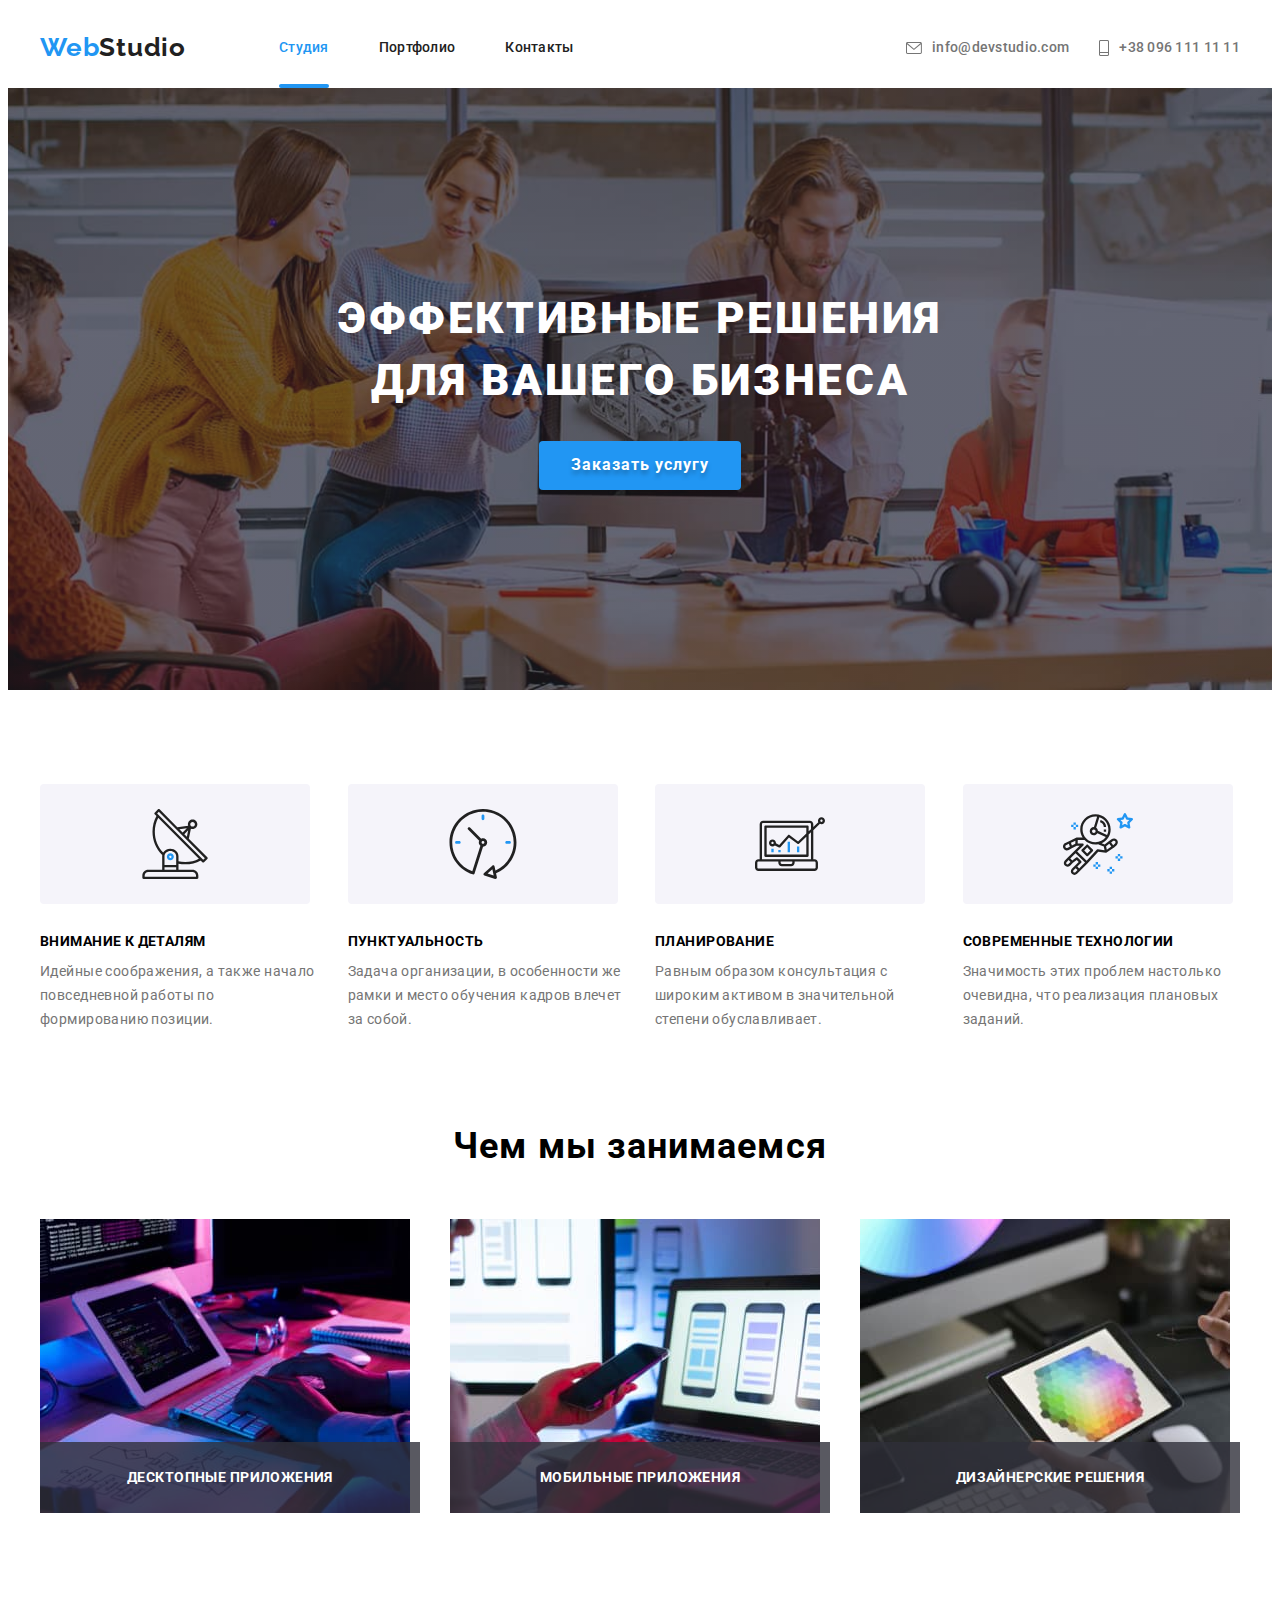
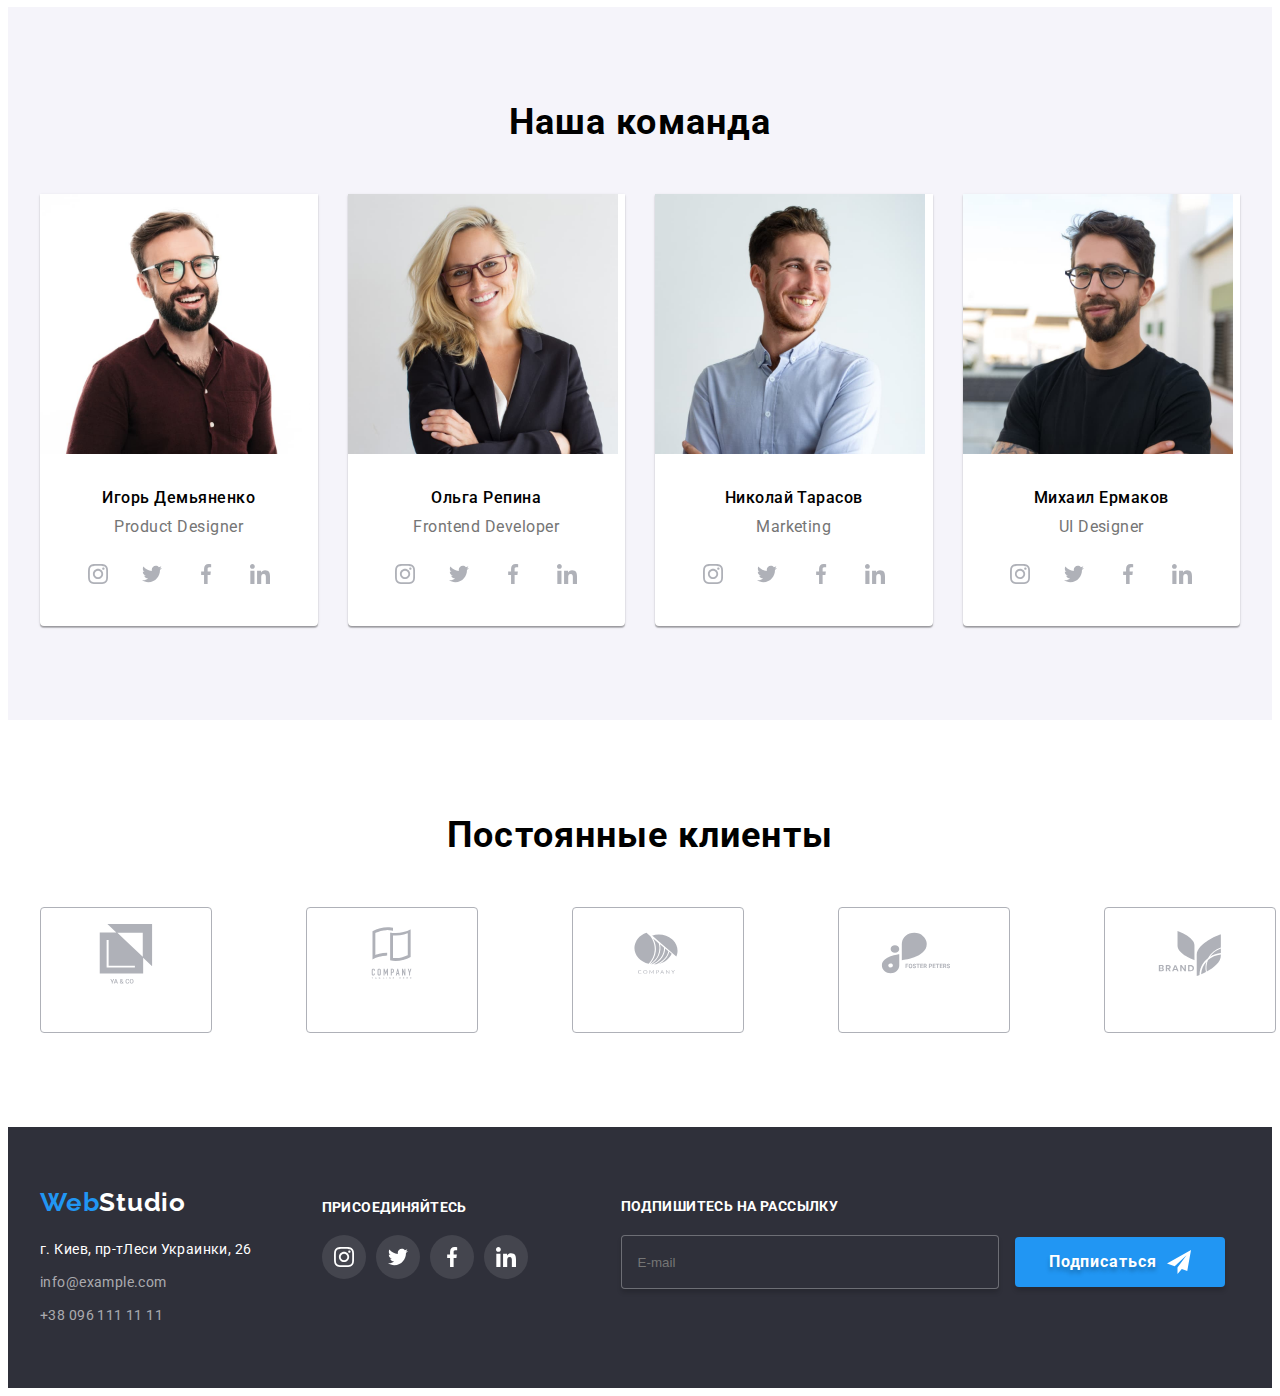
<file: index.html>
<!DOCTYPE html>
<html lang="ru">
<head>
    <meta charset="UTF-8">
    <meta http-equiv="X-UA-Compatible" content="IE=edge">
    <meta name="viewport" content="width=device-width, initial-scale=1.0">
    <link rel="preconnect" href="https://fonts.googleapis.com"> 
    <link rel="preconnect" href="https://fonts.gstatic.com" crossorigin> 
    <link href="https://fonts.googleapis.com/css2?family=Raleway:wght@700&family=Roboto:wght@400;500;700;900&display=swap" rel="stylesheet">
    <link rel="stylesheet" href="https://cdnjs.cloudflare.com/ajax/libs/modern-normalize/1.1.0/modern-normalize.min.css" integrity="sha512-wpPYUAdjBVSE4KJnH1VR1HeZfpl1ub8YT/NKx4PuQ5NmX2tKuGu6U/JRp5y+Y8XG2tV+wKQpNHVUX03MfMFn9Q==" crossorigin="anonymous" referrerpolicy="no-referrer" />
    <link rel="stylesheet" href="./css/style.css">    
    <title>Webstudio</title>
</head>
<body> 
    <header class="header">
        <div class="container nav-header"> 
            <a href="./index.html" class="header-logo" ><span class="logo-akcent">Web</span>Studio</a>
            <nav class="header-navigation">    
                <ul class="header-list">
                    <li class="header-item"><a  href="./index.html" class="header-link current" >Студия</a></li>
                    <li class="header-item"><a href="./portfolio.html" class="header-link">Портфолио</a></li>
                    <li class="header-item"><a href="/" class="header-link">Контакты</a></li>
                </ul>
            </nav>
                <div class="header-connect">
                    <ul class="header-link-second">
                        <li class="header-link-item">
                            <a class="header-link-text " href="emilito:info@devstudio.com">
                            <svg class="header-link-icon" width="16" height="12">
                                <use href="./images/symbol-defs.svg#icon-envelope" ></use>
                            </svg>
                            info@devstudio.com</a></li>
                        <li class="header-link-item">
                            <a class="header-link-tel" href="tel:+380961111111">
                                <svg class="header-link-icon" width="10" height="16">
                                    <use href="./images/symbol-defs.svg#icon-Vector" ></use>
                                </svg>
                            +38 096 111 11 11</a></li>
                    </ul>
                </div>
        </div>    
    </header>
    <main>
        <!-- герой -->
            <section class="hero">
                <div class="container">
                    <h1 class="hero-title" >Эффективные решения для вашего бизнеса</h1>
                    <button type="button" class="hero-button button" data-modal-open>Заказать услугу</button>
                </div>
            </section>
        <!-- переваги вебстудії -->
            <section class="benefits section">
                <div class="container">
                    <h2 class="visually-hidden">достоинства вебстудии</h2> 
                    <ul class="benefits-list">
                        <li class="benefits-item">
                            <div class="benefits-box">
                                <svg class="benefits-pictures" width="70" height="70">
                                    <use href="./images/symbol-defs.svg#icon-antenna"></use>
                                </svg>
                            </div>
                            <h3 class="benefits-title">Внимание к деталям</h3>
                            <p class="benefits-text">Идейные соображения, а также начало повседневной работы по формированию позиции.</p>
                        </li>
                        <li class="benefits-item">
                            <div class="benefits-box">
                                <svg class="benefits-pictures" width="70" height="70">
                                    <use href="./images/symbol-defs.svg#icon-clock"></use>
                                </svg>
                            </div>
                            <h3 class="benefits-title">Пунктуальность</h3>
                            <p class="benefits-text">Задача организации, в особенности же рамки и место обучения кадров влечет за собой.</p>
                        </li>
                        <li class="benefits-item">
                            <div class="benefits-box">
                                <svg class="benefits-pictures" width="70" height="70">
                                    <use href="./images/symbol-defs.svg#icon-diagram"></use>
                                </svg>
                            </div>
                            <h3 class="benefits-title">Планирование</h3>
                            <p class="benefits-text">Равным образом консультация с широким активом в значительной степени обуславливает.</p>
                        </li>
                        <li class="benefits-item">
                            <div class="benefits-box">
                                <svg class="benefits-pictures" width="70" height="70">
                                    <use href="./images/symbol-defs.svg#icon-astronaut"></use>
                                </svg>
                            </div>
                            <h3 class="benefits-title">Современные технологии</h3>
                            <p class="benefits-text">Значимость этих проблем настолько очевидна, что реализация плановых заданий.</p>
                        </li>
                    </ul>
                </div>
            </section>
        
        <!-- Чим ми займаємся -->
        <section class="about section-third">
            <div class="container">
                <h2 class="about-title">Чем мы занимаемся</h2>
                <ul class="about-list">
                    <li class="about-item">
                        <!-- <div class="about-item-thumb"> -->
                            <img src="./images/img.jpg" alt="верстка" width="370" class="about-img" >
                            <p class="about-item-text">Десктопные приложения</p>
                        <!-- </div> -->
                    </li>
                    <li class="about-item">
                        <!-- <div class="about-item-thumb"> -->
                            <img src="./images/img-2.jpg" alt="дизайн приложения" width="370" class="about-img">
                            <p class="about-item-text">Мобильные приложения</p>
                        <!-- </div> -->
                    </li>
                    <li class="about-item">
                        <!-- <div class="about-item-thumb"> -->
                            <img src="./images/img-3.jpg" alt="подбор цвета" width="370" class="about-img">
                            <p class="about-item-text">Дизайнерские решения</p>
                        <!-- </div> -->
                    </li>
                </ul>
            </div>
        </section>
        <!-- Наша команда -->
        <section class="team section">
            <div class="container">
                <h2 class="team-title">Наша команда</h2>
                <ul class="team-list">
                    <li class="team-item"><img src="./images/imgigor.jpg" alt="Игорь Демьяненко" width="270" class="team-img">
                        <div class="team-text-block">
                            <h3 class="team-title-second">Игорь Демьяненко</h3>
                            <p lang="en" class="team-text">Product Designer</p>
                            <ul class="team-socs">
                                <li class="team-socs-item" > 
                                    <a href="" class="team-socs-link">
                                        <svg class="team-socs-icon" width="20" height="20">
                                            <use href="./images/symbol-defs.svg#icon-instagram"></use>
                                        </svg>
                                    </a> 
                                </li>
                                <li class="team-socs-item">
                                    <a href="" class="team-socs-link" >
                                        <svg class="team-socs-icon" width="20" height="20">
                                            <use href="./images/symbol-defs.svg#icon-twitter"></use>
                                        </svg>
                                    </a> 
                                </li> 
                                <li class="team-socs-item">
                                    <a href="" class="team-socs-link">
                                        <svg class="team-socs-icon" width="20" height="20">
                                            <use href="./images/symbol-defs.svg#icon-facebook"></use>
                                        </svg>
                                    </a> 
                                </li> 
                                <li class="team-socs-item">                                    
                                    <a href=""  class="team-socs-link">
                                        <svg class="team-socs-icon" width="20" height="20">
                                            <use href="./images/symbol-defs.svg#icon-linkedin-"></use>
                                        </svg>
                                    </a> 
                                </li> 
                            </ul>
                        </div>
                    </li>    
                    <li class="team-item"><img src="./images/imgolga.jpg" alt="Ольга Репина" width="270" class="team-img">
                        <div class="team-text-block">
                            <h3 class="team-title-second">Ольга Репина</h3>
                            <p lang="en" class="team-text">Frontend Developer</p>
                            <ul class="team-socs">
                                <li class="team-socs-item" > 
                                    <a href="" class="team-socs-link">
                                        <svg class="team-socs-icon" width="20" height="20">
                                            <use href="./images/symbol-defs.svg#icon-instagram"></use>
                                        </svg>
                                    </a> 
                                </li>
                                <li class="team-socs-item">
                                    <a href="" class="team-socs-link">
                                        <svg class="team-socs-icon" width="20" height="20">
                                            <use href="./images/symbol-defs.svg#icon-twitter"></use>
                                        </svg>
                                    </a> 
                                </li> 
                                <li class="team-socs-item" >
                                    <a href=""  class="team-socs-link">
                                        <svg class="team-socs-icon" width="20" height="20">
                                            <use href="./images/symbol-defs.svg#icon-facebook"></use>
                                        </svg>
                                    </a> 
                                </li> 
                                <li class="team-socs-item">                                    
                                    <a href=""  class="team-socs-link">
                                        <svg class="team-socs-icon" width="20" height="20">
                                            <use href="./images/symbol-defs.svg#icon-linkedin-"></use>
                                        </svg>
                                    </a> 
                                </li> 
                            </ul>
                        </div>
                    </li>    
                    <li class="team-item"><img src="./images/imgnik.jpg" alt="Николай Тарасов" width="270" class="team-img">
                        <div class="team-text-block">
                            <h3 class="team-title-second">Николай Тарасов</h3>
                            <p lang="en" class="team-text">Marketing</p>
                            <ul class="team-socs">
                                <li class="team-socs-item" > 
                                    <a href=""  class="team-socs-link">
                                        <svg class="team-socs-icon" width="20" height="20">
                                            <use href="./images/symbol-defs.svg#icon-instagram"></use>
                                        </svg>
                                    </a> 
                                </li>
                                <li class="team-socs-item">
                                    <a href=""  class="team-socs-link" >
                                        <svg class="team-socs-icon" width="20" height="20">
                                            <use href="./images/symbol-defs.svg#icon-twitter"></use>
                                        </svg>
                                    </a> 
                                </li> 
                                <li class="team-socs-item">
                                    <a href=""  class="team-socs-link">
                                        <svg class="team-socs-icon" width="20" height="20">
                                            <use href="./images/symbol-defs.svg#icon-facebook"></use>
                                        </svg>
                                    </a> 
                                </li> 
                                <li class="team-socs-item">                                    
                                    <a href=""  class="team-socs-link">
                                        <svg class="team-socs-icon" width="20" height="20">
                                            <use href="./images/symbol-defs.svg#icon-linkedin-"></use>
                                        </svg>
                                    </a> 
                                </li> 
                            </ul>
                        </div>
                    </li>    
                    <li class="team-item"><img src="./images/imgmik.jpg" alt="Михаил Ермаков" width="270" class="team-img">
                        <div class="team-text-block">
                            <h3 class="team-title-second">Михаил Ермаков</h3>
                            <p lang="en" class="team-text">UI Designer</p>
                            <ul class="team-socs">
                                <li class="team-socs-item" > 
                                    <a href=""  class="team-socs-link">
                                        <svg class="team-socs-icon" width="20" height="20">
                                            <use href="./images/symbol-defs.svg#icon-instagram"></use>
                                        </svg>
                                    </a> 
                                </li>
                                <li class="team-socs-item">
                                    <a href=""  class="team-socs-link">
                                        <svg class="team-socs-icon" width="20" height="20">
                                            <use href="./images/symbol-defs.svg#icon-twitter"></use>
                                        </svg>
                                    </a> 
                                </li> 
                                <li class="team-socs-item">
                                    <a href=""  class="team-socs-link">
                                        <svg class="team-socs-icon" width="20" height="20">
                                            <use href="./images/symbol-defs.svg#icon-facebook"></use>
                                        </svg>
                                    </a> 
                                </li> 
                                <li class="team-socs-item">                                    
                                    <a href=""  class="team-socs-link" >
                                        <svg class="team-socs-icon" width="20" height="20">
                                            <use href="./images/symbol-defs.svg#icon-linkedin-"></use>
                                        </svg>
                                    </a> 
                                </li> 
                            </ul>
                        </div>
                    </li>    
                </ul>
            </div>
        </section>
        <section class="client section">
            <div class="container">
                <h3 class="client-title">Постоянные клиенты</h3>
                <ul class="client-list">
                    <li class="client-item">
                        <a href=""  class="client-link">
                            <svg class="client-icon" Width="106" height="60">
                                <use href="./images/symbol-defs.svg#icon-logo6"></use>
                            </svg>
                        </a>
                    </li>
                    <li class="client-item">
                        <a href=""  class="client-link">
                            <svg class="client-icon" Width="106" height="60">
                                <use href="./images/symbol-defs.svg#icon-Logo2"></use>
                            </svg>
                        </a>
                    </li>
                    <li class="client-item">
                        <a href=""  class="client-link">
                            <svg class="client-icon" Width="106" height="60">
                                <use href="./images/symbol-defs.svg#icon-Logo1"></use>
                            </svg>
                        </a>
                    </li>
                    <li class="client-item">
                        <a href=""  class="client-link">
                            <svg class="client-icon" Width="106" height="60">
                                <use href="./images/symbol-defs.svg#icon-Logo3"></use>
                            </svg>
                        </a>
                    </li>
                    <li class="client-item">
                        <a href=""  class="client-link">
                            <svg class="client-icon" Width="106" height="60">
                                <use href="./images/symbol-defs.svg#icon-Logo4"></use>
                            </svg>
                        </a>
                    </li>
                    <li class="client-item">
                        <a href=""  class="client-link">
                            <svg class="client-icon" Width="106" height="60">
                                <use href="./images/symbol-defs.svg#icon-logo5"></use>
                            </svg>
                        </a>
                    </li>
                </ul>
            </div>
        </section>
    </main>
    <!-- Підвал -->
    <footer class="footer section-second">
        <address>
            <div class="address container">
                <div class="footer-cordenats">
                    <a class="footer-logo" href="/"><span class="logo-akcent">Web</span>Studio</a>
                    <ul class="footer-list">
                        <li class="footer-item"><a href="https://bit.ly/3pXMvUd" target="_blank" rel="noopener, noindex, nofollow" class="footer-address">г. Киев, пр-тЛеси Украинки, 26</a> </li>
                        <li class="footer-item"><a  href="mailto:info@devstudio.com" class="footer-link">info@example.com</a> </li>
                        <li class="footer-item"><a href="tel:+380961111111" class="footer-tel">+38 096 111 11 11</a> </li>
                    </ul>
                </div>
                <div class="footer-conect">
                    <h4 class="conect-title">присоединяйтесь</h4>
                    <ul class="conect-list">
                        <li class="conect-item">
                            <a href=""  class="footer-link-icon">
                                <svg class="footer-icon" width="20" height="20">
                                    <use href="./images/symbol-defs.svg#icon-instagram"></use>
                                </svg>
                            </a>
                        </li>
                        <li class="conect-item">
                            <a href=""  class="footer-link-icon">
                                <svg class="footer-icon" width="20" height="20">
                                    <use href="./images/symbol-defs.svg#icon-twitter"></use>
                                </svg>
                            </a>
                        </li>
                        <li class="conect-item">
                            <a href=""  class="footer-link-icon">
                                <svg class="footer-icon" width="20" height="20">
                                    <use href="./images/symbol-defs.svg#icon-facebook"></use>
                                </svg>
                            </a>
                        </li>
                        <li class="conect-item">
                            <a href=""  class="footer-link-icon">
                                <svg class="footer-icon" width="20" height="20">
                                    <use href="./images/symbol-defs.svg#icon-linkedin-"></use>
                                </svg>
                            </a>
                        </li>
                    </ul>
                </div>
                <div class="footer-subscription">
                    <p class="footer-subscription-title">Подпишитесь на рассылку</p>
                    <form action="">
                        <input class="footer-subscription-mail" type="email" placeholder="E-mail">
                        <button class="footer-subscription-btn" type="submit">Подписаться
                            <svg class="footer-icon-send" width="24" height="24">
                                <use href="./images/symbol-defs.svg#icon-send"></use>
                            </svg>
                        </button>
                    </form>
                </div>
            </div>
        </address>
    </footer>
    <div class="backdrop is-hidden" data-modal>
        <div class="modal">
            <button type="button" class="icon-close-btn" data-modal-close>
                <svg class="icon-close" width="11" height="11">
                    <use href="./images/symbol-defs.svg#icon-close"></use>
                </svg>
            </button>
            <p class="modal-title">Оставьте свои данные, мы вам перезвоним</p>
            <form>
                <label class="modal-label" for="user-name">Имя</label>
                <div class="modal-field">
                    <input type="text" name="user-name" id="user-name" class="modal-input">
                    <span class="modal-icon">
                        <svg class="icon-person" width="18" height="18">
                            <use href="./images/symbol-defs.svg#icon-person"></use>
                        </svg>
                    </span>
                </div>
                <label class="modal-label" for="tel">Телефон</label>
                <div class="modal-field">
                    <input type="tel" name="tel" id="tel" class="modal-input">
                    <span class="modal-icon">
                        <svg class="icon-phone" width="18" height="18">
                            <use href="./images/symbol-defs.svg#icon-phone"></use>
                        </svg>
                    </span>
                </div>
                <label class="modal-label" for="email">Почта</label>
                <div class="modal-field">
                    <input type="email" name="email" id="email" class="modal-input">
                    <span class="modal-icon">
                        <svg class="icon-email" width="18" height="18">
                            <use href="./images/symbol-defs.svg#icon-email"></use>
                        </svg>
                    </span>
                </div>
                <div class="modal-field-commit">
                    <label class="modal-label" for="commit">Комментарий</label>
                    <textarea name="commit" id="commit" placeholder="Введите текст" class="modal-text-area"></textarea>
                </div>
                <div class="modal-field-check">
                    <input type="checkbox" name="input-check" id="input-check" value="input-check" class="modal-input-check">
                    <label class="modal-chekc-lable" for="input-check">Соглашаюсь с рассылкой и принимаю <a class="modal-link" href="">Условия договора</a></label>
                </div>
                <div class="modal-btn-box">
                    <button type="submit" class="modal-btn">Отправить</button>
                </div>
            </form>
        </div>
    </div>
    <script src="./js/modal.js"></script>
</body>
</html>
</file>
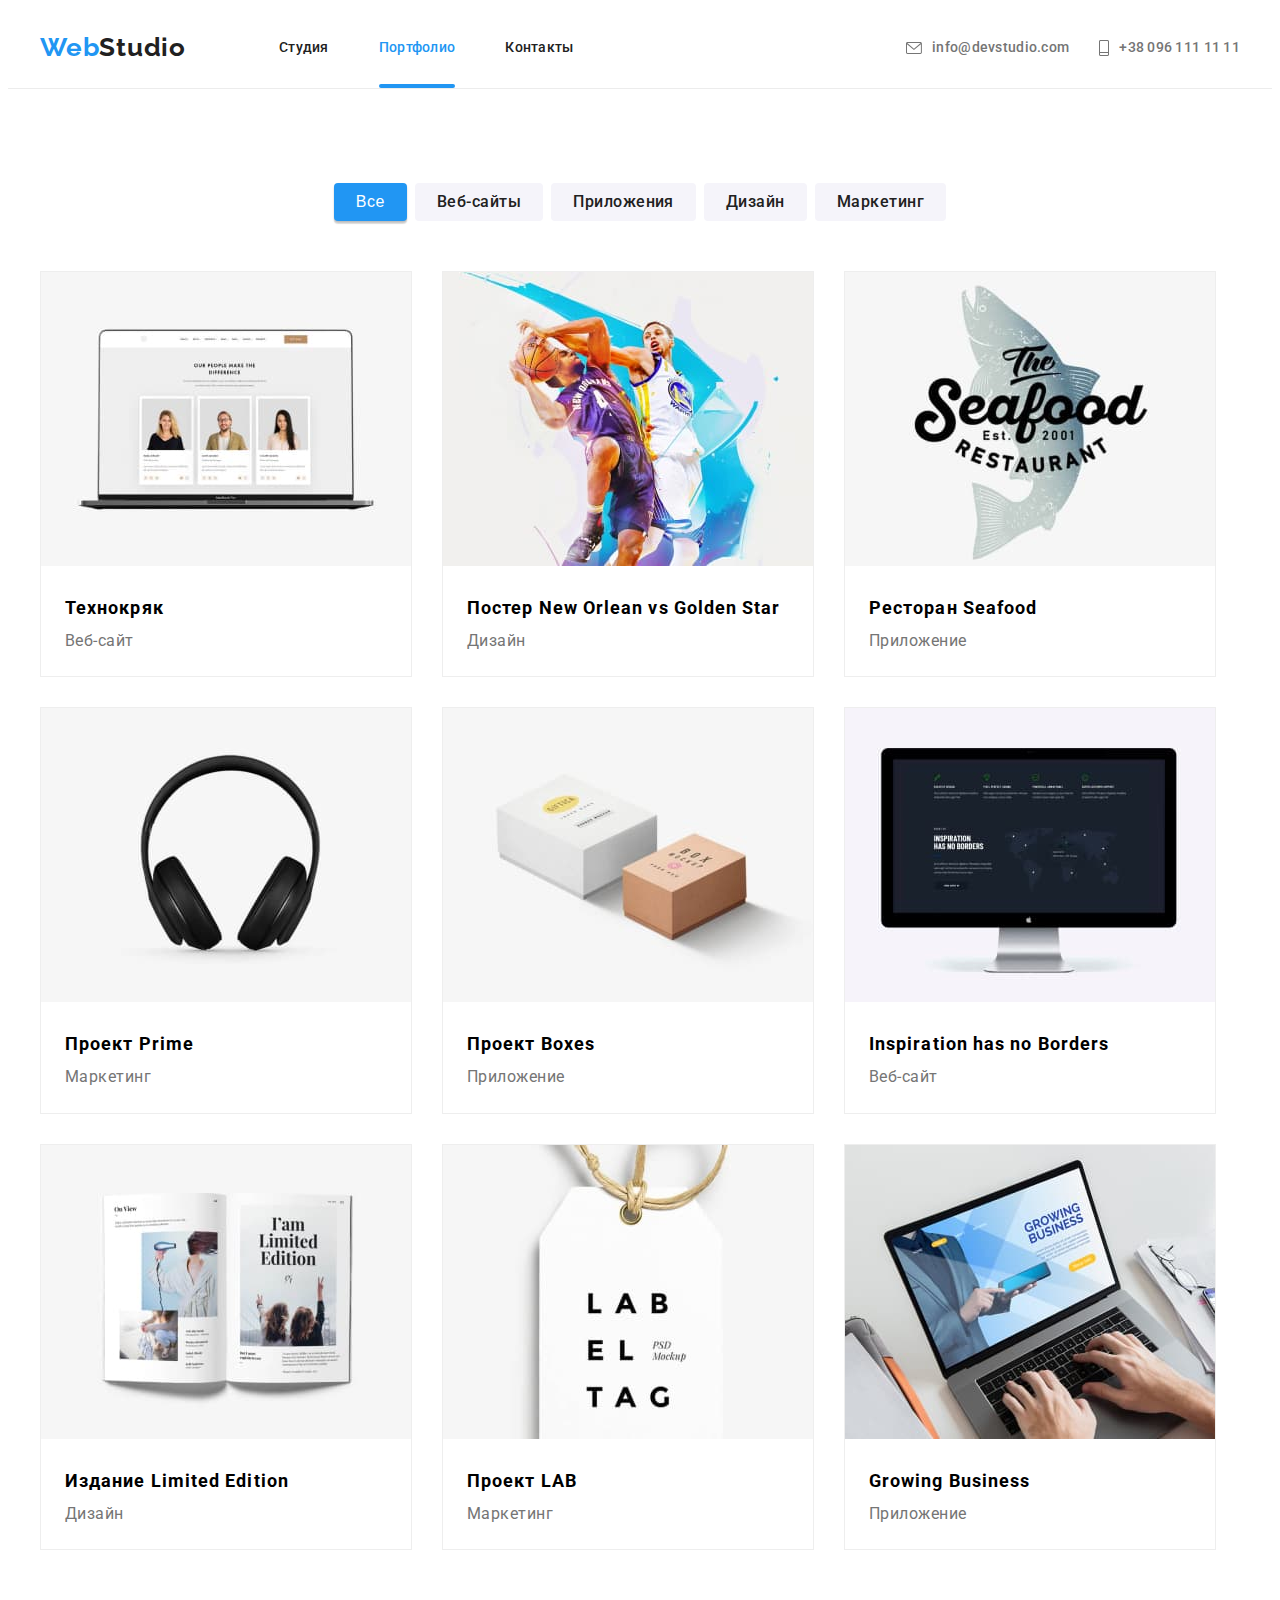
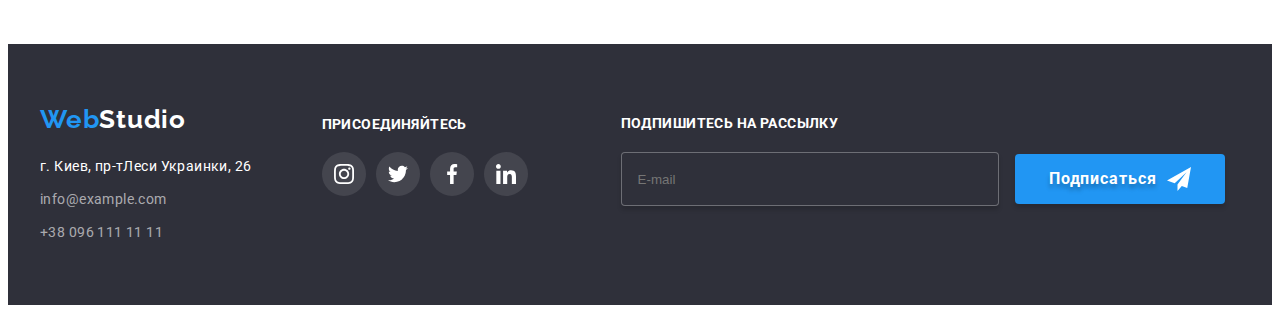
<file: portfolio.html>
<!DOCTYPE html>
<html lang="ru">
<head>
    <meta charset="UTF-8">
    <meta http-equiv="X-UA-Compatible" content="IE=edge">
    <meta name="viewport" content="width=device-width, initial-scale=1.0">
    <link rel="preconnect" href="https://fonts.googleapis.com"> 
    <link rel="preconnect" href="https://fonts.gstatic.com" crossorigin> 
    <link href="https://fonts.googleapis.com/css2?family=Raleway:wght@700&family=Roboto:wght@400;500;700;900&display=swap" rel="stylesheet">
    <link rel="stylesheet" href="https://cdnjs.cloudflare.com/ajax/libs/modern-normalize/1.1.0/modern-normalize.min.css" integrity="sha512-wpPYUAdjBVSE4KJnH1VR1HeZfpl1ub8YT/NKx4PuQ5NmX2tKuGu6U/JRp5y+Y8XG2tV+wKQpNHVUX03MfMFn9Q==" crossorigin="anonymous" referrerpolicy="no-referrer" />
    <link rel="stylesheet" href="./css/style.css"> 
    <title>Portfolio</title>
</head>
<body>
    <header class="header-portfolio">
        <div class="container nav-header">
            <a href="./index.html" class="header-logo-portfolio"><span class="logo-akcent-portfolio">Web</span>Studio</a>
            <nav class="header-navigation">    
                <ul class="header-list">
                    <li class="header-item"><a href="./index.html" class="header-link-portfolio">Студия</a></li>
                    <li class="header-item"><a href="./portfolio.html" class="header-link-portfolio current ">Портфолио</a></li>
                    <li class="header-item"><a href="/" class="header-link-portfolio">Контакты</a></li>
                </ul>
            </nav>
                <div class="header-connect">
                    <ul class="header-link-second">
                        <li><a class="header-link-text-portfolio" href="emilito:info@devstudio.com">
                            <svg class="header-link-icon" width="16" height="12">
                                <use href="./images/symbol-defs.svg#icon-envelope" ></use>
                            </svg>
                            info@devstudio.com</a></li>
                        <li><a class="header-tel-portfolio" href="tel:+380961111111">
                            <svg class="header-link-icon" width="10" height="16">
                                <use href="./images/symbol-defs.svg#icon-Vector" ></use>
                            </svg>
                            +38 096 111 11 11</a></li>
                    </ul>
                </div>
        </div>
    </header>
        <!-- радіокнопки портфоліо -->
    <main>
        <section class="portfolio-block section">
            <div class="container">
                <ul class="button-portfolio-list ">
                    <li class="portfolio-button-item"><button type="button" class="hero-button-portfolio-acent button">Все</button></li>
                    <li class="portfolio-button-item"><button type="button" class="hero-button-portfolio button">Веб-сайты</button></li>
                    <li class="portfolio-button-item"><button type="button" class="hero-button-portfolio button">Приложения</button></li>
                    <li class="portfolio-button-item"><button type="button" class="hero-button-portfolio button">Дизайн</button></li>
                    <li class="portfolio-button-item"><button type="button" class="hero-button-portfolio button">Маркетинг</button></li>
                </ul>
                <ul class="portfolio-list">
                    <li class="portfolio-list-item">
                        <div class="portfolio-wrap">
                            <img src="./imagesportfolio/tex.jpg" alt="Веб-сайт" width="370"/>
                            <p class="portfolio-top-text">Ресурс предлагает комплексные предложения с разным уровнем функционала и сервисов. Все это позволит посетителю получить исчерпывающие сведения о компании или частном лице.</p>
                        </div>
                        <div class="portfolio-text-block">
                            <h3 class="portfolio-title">Технокряк</h3>
                            <p class="portfolio-text">Веб-сайт</p>
                        </div>
                    </li>
                    <li class="portfolio-list-item">
                        <img src="./imagesportfolio/poster.jpg" alt="Волейбол" width="370"/>
                        <div class="portfolio-text-block">
                            <h3 class="portfolio-title ">Постер <span lang="en">New Orlean vs Golden Star</span></h3>
                            <p class="portfolio-text">Дизайн</p>
                        </div>
                    </li>
                    <li class="portfolio-list-item">
                        <img src="./imagesportfolio/sea.jpg" alt="Риба" width="370"/>
                        <div class="portfolio-text-block">
                            <h3 class="portfolio-title">Ресторан <span lang="en">Seafood</span></h3>
                            <p class="portfolio-text">Приложение</p>
                        </div>
                    </li>
                    <li class="portfolio-list-item">
                        <img src="./imagesportfolio/prime.jpg" alt="Навушники" width="370"/>
                        <div class="portfolio-text-block">
                            <h3 class="portfolio-title">Проект <span lang="en">Prime</span></h3>
                            <p class="portfolio-text">Маркетинг</p>
                        </div>
                    </li>
                    <li class="portfolio-list-item">
                        <img src="./imagesportfolio/boxes.jpg" alt="дві коробки" width="370"/>
                        <div class="portfolio-text-block">
                            <h3 class="portfolio-title">Проект <span lang="en">Boxes</span></h3>
                            <p class="portfolio-text">Приложение</p>
                        </div>
                    </li>
                    <li class="portfolio-list-item">
                        <img src="./imagesportfolio/inspiration.jpg" alt="монітор" width="370"/>
                        <div class="portfolio-text-block">
                            <h3  class="portfolio-title" lang="en">Inspiration has no Borders</h3>
                            <p class="portfolio-text">Веб-сайт</p>
                        </div>
                    </li>
                    <li class="portfolio-list-item">
                        <img src="./imagesportfolio/book.jpg" alt="книга" width="370"/>
                        <div class="portfolio-text-block">
                            <h3 class="portfolio-title">Издание <span lang="en">Limited Edition</span></h3>
                            <p class="portfolio-text">Дизайн</p>
                        </div>
                    </li>
                    <li class="portfolio-list-item">
                        <img src="./imagesportfolio/lab.jpg" alt="бірка" width="370"/>
                        <div class="portfolio-text-block">
                            <h3 class="portfolio-title">Проект <span lang="en">LAB</span></h3>
                            <p class="portfolio-text">Маркетинг</p>
                        </div>
                    </li>
                    <li class="portfolio-list-item">
                        <img src="./imagesportfolio/lap.jpg" alt="ноутбук" width="370"/>
                        <div class="portfolio-text-block">
                            <h3 class="portfolio-title" lang="en">Growing Business</h3>
                            <p class="portfolio-text">Приложение</p>
                        </div>
                    </li>
                </ul>
            </div>
        </section>
    </main>
    <!-- підвал портфоліо -->
    <footer class="footer section-second">
        <address>
            <div class="address container">
                <div class="footer-cordenats">
                    <a class="footer-logo" href="/"><span class="logo-akcent">Web</span>Studio</a>
                    <ul class="footer-list">
                        <li class="footer-item"><a href="https://bit.ly/3pXMvUd" target="_blank" rel="noopener, noindex, nofollow" class="footer-address">г. Киев, пр-тЛеси Украинки, 26</a> </li>
                        <li class="footer-item"><a  href="mailto:info@devstudio.com" class="footer-link">info@example.com</a> </li>
                        <li class="footer-item"><a href="tel:+380961111111" class="footer-tel">+38 096 111 11 11</a> </li>
                    </ul>
                </div>
                <div class="footer-conect">
                    <h4 class="conect-title">присоединяйтесь</h4>
                    <ul class="conect-list">
                        <li class="conect-item">
                            <a class="footer-link-icon" href="">
                                <svg class="footer-icon" width="20" height="20">
                                    <use href="./images/symbol-defs.svg#icon-instagram"></use>
                                </svg>
                            </a>
                        </li>
                        <li class="conect-item">
                            <a class="footer-link-icon" href="">
                                <svg class="footer-icon" width="20" height="20">
                                    <use href="./images/symbol-defs.svg#icon-twitter"></use>
                                </svg>
                            </a>
                        </li>
                        <li class="conect-item">
                            <a class="footer-link-icon" href="">
                                <svg class="footer-icon" width="20" height="20">
                                    <use href="./images/symbol-defs.svg#icon-facebook"></use>
                                </svg>
                            </a>
                        </li>
                        <li class="conect-item">
                            <a class="footer-link-icon" href="">
                                <svg class="footer-icon" width="20" height="20">
                                    <use href="./images/symbol-defs.svg#icon-linkedin-"></use>
                                </svg>
                            </a>
                        </li>
                    </ul>
                </div>
                <div class="footer-subscription">
                    <p class="footer-subscription-title">Подпишитесь на рассылку</p>
                    <form action="">
                        <input class="footer-subscription-mail" type="email" placeholder="E-mail">
                        <button class="footer-subscription-btn" type="submit">Подписаться
                            <svg class="footer-icon-send" width="24" height="24">
                                <use href="./images/symbol-defs.svg#icon-send"></use>
                            </svg>
                        </button>
                    </form>
                </div>
            </div>
        </address>
    </footer>

    
</body>
</html>
</file>
<file: css/style.css>
body {
    font-family: 'Roboto', Tahoma, sans-serif;
}

:root {
    --primery-text-color: #212121;
    --second-text-color: #757575; 
    --title-white-color: #FFFFFF;
    --akcent-color: #2196F3;
    --silver-icon:#AFB1B8;
    --timing-function-trasition: 250ms cubic-bezier(0.4, 0, 0.2, 1);


}

p, 
h1, 
h2, 
h3, 
h4 {
    margin: 0;
}

ul,ol {
    padding-left: 0;
    margin: 0;
}



.container{
    width: 1200px;
    padding-left: 15px;
    padding-right: 15px;
    margin: 0 auto;

}

.section{
    padding-top: 94px;
    padding-bottom: 94px;
}


/* --------------------WebStudio----------------- */

.header-logo{
    font-family: 'Raleway', Tahoma, sans-serif;
    color: var(--primery-text-color);
    font-weight: 700;
    font-size: 26px;
    line-height: 1.2;
    text-decoration: none;
    letter-spacing: 0.03em;

    margin-right: 93px;
}

.logo-akcent{
    color: var(--akcent-color);
}

.nav-header{
    display: flex;
    align-items: center;

    min-height: 80px;
    /* padding-top: 32px;
    padding-bottom: 32px; */
}

/* -------------------------Студiя------------------ */

.header-list{
    display: flex;

    font-weight: 500;
    font-size: 14px;
    line-height: 1.14;
    list-style: none;
    letter-spacing: 0.02em;

}

.header-item:not(:last-child){
    margin-right: 50px;

}

.header-item{
    position: relative;
}

.header-link{
    color: var(--primery-text-color);
    text-decoration: none;

    padding-top: 32px;
    padding-bottom: 32px;
    
    transform:  color var(--timing-function-trasition);
}

.header-link.current::after{
    content: '';
    position: absolute;
    
    display: block;

    width: 100%;
    height: 4px;
    border-radius: 2px;
    background-color: var(--akcent-color);
    left:0px;
    bottom: -32px;



}

.header-link:hover,
.header-link:focus{
    color: var(--akcent-color);
    cursor: pointer;
}

.header-link.current {
    color: var(--akcent-color);
}

.header-connect{
    margin-left: auto;

}

.header-link-second{
    display: flex;

    font-weight: 500;
    font-size: 14px;
    line-height: 1.14;
    list-style: none;
    letter-spacing: 0.02em;
}

.header-link-text, .header-link-tel{
    display: flex;
    color: var(--second-text-color);
    text-decoration: none;
    align-items: center;

    transition:  color var(--timing-function-trasition);
}

.header-link-tel:hover,
.header-link-text:hover,
.header-link-tel:focus,
.header-link-text:focus{
    color: var(--akcent-color);
    cursor: pointer;

}

.header-link-tel{
    margin-left: 30px;

}
.header-link-item{

}

.header-link-icon{
    margin-right: 10px;
    fill: currentColor;

}

.header{
    /* padding-top: 24px;
    padding-bottom: 25px; */
    /* min-height: 80px; */
}

/* ---------------------------hero------------------- */

.hero{
    background-color: #2F303A;
    text-align: center;
    /* height: 600px; */
    max-width: 1600px;
    margin-right: auto;
    margin-left: auto;

    padding-top: 200px;
    padding-bottom: 200px;

    background-image: linear-gradient(rgba(47, 48, 58, 0.4), rgba(47, 48, 58, 0.4)), 
    url(../images/hero.jpg);
    background-size: cover;
    background-position: center;
    background-repeat: no-repeat;
}

.hero-title{
    color:var(--title-white-color);
    font-weight: 900;
    font-size: 44px;
    line-height: 1.4;
    letter-spacing: 0.06em;
    text-transform: uppercase;
    text-align: center;

    width: 696px;
    margin: auto;
    
    padding-bottom: 30px;
    /* padding-left: 252px;
    padding-right: 252px; */
}

.button{
    border: transparent;
}

.hero-button{
    display: inline-block;
    font-family: 'Roboto', Tahoma, sans-serif;
    background-color: var(--akcent-color);
    color:var(--title-white-color);
    min-width: 200px;
    /* height: 50.16px;
    left: 713px;
    top: calc(50% - 50.16px/2 - 700.42px); */
    font-weight: 700;
    font-size: 16px;
    line-height: 1.8;
    letter-spacing: 0.06em;
    
    align-items: center;
    text-align: center;
    text-shadow: 0px 4px 4px rgba(0, 0, 0, 0.25);
    
    padding: 10px 32px;
    border-radius: 4px;
    box-shadow: 0px 4px 4px rgba(0, 0, 0, 0.15);

}

/* --------------------------- benefits ----------------------*/

.visually-hidden {
    position: absolute;
    white-space: nowrap;
    width: 1px;
    height: 1px;
    overflow: hidden;
    border: 0;
    padding: 0;
    clip: rect(0 0 0 0);
    clip-path: inset(50%);
    margin: -1px;
} 

.benefits{
    display: flex;
}

.benefits-list{
    list-style: none;

    display: flex;
    margin-right: -30px;
}

.benefits-item{
    
}

.benefits-box {
    display: flex;
    background: #F5F4FA;
    width: 270px;
    height: 120px;
    border-radius: 4px; 
    margin-bottom: 30px;

    align-items: center;
    justify-content: center;


}

.benefits-pictures{

}

.benefits-title{
    font-weight: 700;
    font-size: 14px;
    line-height: 1.14;
    letter-spacing: 0.03em;
    text-transform: uppercase;

    margin-bottom: 10px;
}

.benefits-item{
    flex-basis:calc(100%/4 - 30px);
    margin-right: 30px;
}

.benefits-item:last-child{
    margin-right: 0;
}


.benefits-text{
    color: var(--second-text-color);
    font-weight: 400;
    font-size: 14px;
    line-height: 1.7;
    letter-spacing: 0.03em;
}

/*-------------------------------- about ---------------------------*/

.section-third{
    padding-bottom: 94px;
}

.about-list{
    list-style: none;
    display: flex;
    margin-right: -30px;
}

.about-item{
    display: flex;
    flex-basis:calc(100%/3 - 30px);
    margin-right: 30px;

    position: relative;
}

.about-item:last-child{
    margin-right: 0;
}

/* .about-item-thumb{
    position: relative;
} */

.about-item-text{
    display: inline-block;
    position: absolute;
    padding-top: 27px;
    padding-bottom: 27px;
    text-align: center;

    width: 100%;
    max-height: 70px;
    background-color: rgba(47, 48, 58, 0.8);
    color: var(--title-white-color);

    font-weight: 700;
    font-size: 14px;
    line-height: 1.2;
    letter-spacing: 0.03em;
    text-transform: uppercase;

    left: 0px;
    bottom: 0px;
}



.about-title, .team-title, .client-title{
    font-weight: 700;
    font-size: 36px;
    line-height: 1.2;
    text-align: center;
    letter-spacing: 0.03em;

    margin-bottom: 50px;
}

/* ---------------------------- team ----------------------- */


.team{
    /* margin-bottom: 50px; */
    background-color: #F5F4FA;
}

.team-list{
    list-style: none;
    min-width: 270px;

    display: flex; 
    margin-right: -30px;
}

.team-item{
    flex-basis: calc(100%/4 - 30px);
    background: var(--title-white-color);
    margin-right: 30px;


    box-shadow: 0px 1px 3px rgba(0, 0, 0, 0.12), 0px 1px 1px rgba(0, 0, 0, 0.14), 0px 2px 1px rgba(0, 0, 0, 0.2);
    border-radius: 0px 0px 4px 4px;
}

.team-item:last-child{
    margin-right: 0;
}


.team-title-second{
    font-weight: 500;
    font-size: 16px;
    line-height: 1.2;
    letter-spacing: 0.03em;
    text-align: center;

    padding-bottom: 10px;
}

.team-text{
    color:  var(--second-text-color);
    font-weight: 400;
    font-size: 16px;
    line-height: 1.2;
    letter-spacing: 0.03em;
    text-align: center;
}

.team-socs{
    display: flex;
    list-style: none;
    justify-content: center;
}

.team-socs-item{
    margin-top: 16px;
    margin-right: 10px;
}

.team-socs-link{
    display:flex;
    width: 44px;
    height: 44px;
    border-radius: 50%;

    justify-content: center;
    align-items: center;
    fill: var(--silver-icon);

    transition:  fill var(--timing-function-trasition),   
    background-color var(--timing-function-trasition);


}

.team-socs-item:last-child{
    margin-right: 0;
}

.team-socs-link:hover,
.team-socs-link:focus{
    background-color: var(--akcent-color);
    fill: var(--title-white-color);

}

.team-socs-icon{

}

.team-text-block{
    padding-top: 30px;
    padding-bottom: 30px;
}


/* ---------------------------- client ------------------------------------------------------------*/

.client{
    display: flex;
}

.client-list{
    display: flex;
    list-style: none;
    margin-right: -30px;

}

.client-item:last-child{
    margin-right: 0;
}

.client-item{
    display: flex;
    margin-right: 30px;
}



.client-link{
    flex-basis: calc(100%/6 - 30px);
    border: 1px solid var(--silver-icon);
    border-radius: 4px;
    fill: var(--silver-icon);


    width: 170px;
    height:92px;
    

    padding-top: 16px;
    padding-right: 32px;
    padding-bottom: 16px;
    padding-left: 32px;

    transition: border-color var(--timing-function-trasition), fill var(--timing-function-trasition);
}

.client-link:hover,
.client-link:focus{
    border-color: var(--akcent-color);
    fill: var(--akcent-color);

}

.client-icon{

}


/* ------------------------------- footer ----------------------- */

.footer{
    background-color: #2F303A;

}

.address{
    display: flex;

}

.footer-cordenats{
    margin-right: 70px;

}


.section-second{
    padding-top: 60px;
    padding-bottom: 60px;


}

.footer-logo{
    font-style: normal;
    background-color: #2F303A;
    font-family: 'Raleway', Tahoma, sans-serif;
    color: var(--title-white-color);
    font-weight: 700;
    font-size: 26px;
    line-height: 1.2;
    text-decoration: none;
    letter-spacing: 0.03em;
    cursor: default;

}

.footer-list{
    list-style: none;

    margin-top: 20px;
}

.footer-item:nth-child(-n+2){
    margin-bottom: 9px;
}

.footer-address{
    font-style: normal;
    background-color: #2F303A;
    color: var(--title-white-color);
    font-weight: 400;
    font-size: 14px;
    line-height: 1.7;
    text-decoration: none;
    letter-spacing: 0.03em;
    cursor: default;
}

.footer-link, .footer-tel{
    font-style: normal;
    background-color: #2F303A;;
    color: rgba(255, 255, 255, 0.6);
    font-weight: 400;
    font-size: 14px;
    line-height: 1.7;
    text-decoration: none;
    letter-spacing: 0.03em;
    cursor: default;
} 

.footer-conect{
    display: flex;
    flex-direction: column;

    margin-top: 12px;
}

.conect-title{
    font-style: normal;
    font-weight: 700;
    font-size: 14px;
    line-height: 1,2;
    letter-spacing: 0.03em;
    text-transform: uppercase;
    color: var(--title-white-color);

    align-items: baseline;
    
}

.conect-list{
    display: flex;
    list-style: none;


}

.conect-item{
    display: flex;
    margin-top: 20px;
    margin-right: 10px;
    

}

.conect-item:last-child{
    margin-right: 0;
}

.footer-link-icon{
    display: flex;
    width: 44px;
    height: 44px;
    border-radius: 50%;
    background-color: rgba(255, 255, 255, 0.1);
    fill: var(--title-white-color);

    justify-content: center;
    align-items: center;

    transition: background-color var(--timing-function-trasition);

}

.footer-link-icon:hover,
.footer-link-icon:focus{
    background-color:var(--akcent-color);
}

.footer-icon{

}

.footer-subscription{
    display: flex;
    flex-direction: column;
    /* align-items: baseline; */


    margin-left: 93px;
    margin-top: 12px;

}

.footer-subscription-title{
    font-weight: 700;
    font-style: normal;
    font-size: 14px;
    line-height: 1.14;
    letter-spacing: 0.03em;
    text-transform: uppercase;
    color: var(--title-white-color);

    margin-bottom: 20px;
}

.footer-subscription-mail{
    width: 358px;
    height: 50px;
    border: 1px solid rgba(255, 255, 255, 0.3);
    box-shadow: 0px 4px 4px rgba(0, 0, 0, 0.15);
    border-radius: 4px;
    background-color: rgba(47, 48, 58, 1);
    padding-left: 16px;
    color: var(--silver-icon);

    margin-right: 12px;

    transition: border-color var(--timing-function-trasition) ;


}

.footer-subscription-mail:focus{
    border-color:var(--akcent-color);
}

.footer-subscription-btn{
    display: inline-flex;
    font-family: 'Roboto', Tahoma, sans-serif;
    background-color: var(--akcent-color);
    color:var(--title-white-color);
    min-width: 200px;
    height: 50px;
    border-color: transparent;

    font-weight: 700;
    font-size: 16px;
    line-height: 1.8;
    letter-spacing: 0.06em;
    
    align-items: center;
    text-align: center;
    text-shadow: 0px 4px 4px rgba(0, 0, 0, 0.25);
    
    padding: 10px 32px;
    border-radius: 4px;
    box-shadow: 0px 4px 4px rgba(0, 0, 0, 0.15);
}

.footer-icon-send{
    margin-left: 10px;
}


/* ----------------------  портфоліо  -------------------------------------------------------*/

.header-portfolio{
    /* padding-top: 24px;
    padding-bottom: 25px; */
    display: flex;
    border-bottom: 1px solid rgba(236, 236, 236, 1);
    /* box-shadow:0px 4px 4px rgba(0, 0, 0, 0.25); */
}

.header-logo-portfolio{
    font-family: 'Raleway', Tahoma, sans-serif;
    color: var(--primery-text-color);
    font-weight: 700;
    font-size: 26px;
    line-height: 1.2;
    text-decoration: none;
    letter-spacing: 0.03em;
    /* cursor: default; */

    margin-right: 93px;
}

.logo-akcent-portfolio{
    color: var(--akcent-color);
}

.header-link-portfolio{
    color: var(--primery-text-color);
    text-decoration: none;
    cursor: pointer;

    transition: color var(--timing-function-trasition);

}



.header-link-portfolio.current::after{
    display: block;
    content: '';
    position: absolute;

    width: 100%;
    height: 4px;    
    border-radius: 2px;
    background-color: var(--akcent-color);

    left: 0px;
    bottom: -32px;
}

.header-link-portfolio:hover,
.header-link-portfolio:focus{
    color: var(--akcent-color);
    cursor: pointer;
}

.header-link-portfolio.current{
    color: var(--akcent-color);
}

.header-link-text-portfolio, .header-tel-portfolio{
    display: flex;
    color: var(--second-text-color);
    text-decoration: none;
    align-items: center;
    text-decoration: none;
    cursor: pointer;

    transition: color var(--timing-function-trasition);
}

.header-link-text-portfolio:hover,
.header-link-text-portfolio:focus,
.header-tel-portfolio:hover,
.header-tel-portfolio:focus{
    color: var(--akcent-color);
}

.header-tel-portfolio{
    margin-left: 30px;
}

.button-portfolio-list {
    list-style: none;

    display: flex;
    justify-content: center;
    margin-bottom: 50px;
}

.portfolio-button-item:not(:first-child){
    margin-left: 8px;
}

.hero-button-portfolio{
    display: inline-block;
    font-family: 'Roboto', Tahoma, sans-serif;
    background-color: #F5F4FA;
    color: var(--primery-text-color);
    font-weight: 500;
    font-size: 16px;
    line-height: 1.6;
    letter-spacing: 0.03em;
    text-align: center;
    padding: 6px 22px;
    border-radius: 4px;
    min-height: 38px;

    transition:  background-color var(--timing-function-trasition), box-shadow var(--timing-function-trasition), color var(--timing-function-trasition);
}

.hero-button-portfolio:hover,
.hero-button-portfolio:focus{
    background-color: var(--akcent-color);
    color:var(--title-white-color);
    cursor: pointer;
    box-shadow: 0px 3px 1px rgba(0, 0, 0, 0.1), 0px 1px 2px rgba(0, 0, 0, 0.08), 0px 2px 2px rgba(0, 0, 0, 0.12);
}

.hero-button-portfolio-acent{  
    display: inline-block;
    background-color: var(--akcent-color);
    color:var(--title-white-color);
    font-weight: 500;
    font-size: 16px;
    line-height: 1.6;
    letter-spacing: 0.03em;
    text-align: center;
    padding: 6px 22px;
    box-shadow: 0px 3px 1px rgba(0, 0, 0, 0.1), 0px 1px 2px rgba(0, 0, 0, 0.08), 0px 2px 2px rgba(0, 0, 0, 0.12);
    border-radius: 4px;
    min-height: 38px;

    transition: background-color var(--timing-function-trasition), color var(--timing-function-trasition);

}

.hero-button-portfolio-acent:hover,
.hero-button-portfolio-acent:focus{
    background-color: var(--title-white-color);
    color: var(--akcent-color);
    cursor: pointer;
}

.portfolio-list{
    list-style: none;


    display: flex;
    flex-wrap: wrap;
    margin-right: -30px; 
    /* margin-left: -3px;  */
}

.portfolio-list-item{
    flex-basis: calc(100%/ 3 -30px);
    /* width: calc((100% -60px) / 3); */
    max-width: 370px;
    margin-right: 30px;
    margin-bottom: 30px;

    background: var(--title-white-color);
    border: 1px solid #EEEEEE;

    transition: box-shadow var(--timing-function-trasition);
    

}

.portfolio-list-item:nth-child(3n +3){
    margin-right: 0;
}

.portfolio-list-item:nth-last-child(-n + 3){
    margin-bottom: 0;
}
.portfolio-list-item:hover{
    box-shadow: 0px 1px 1px rgba(0, 0, 0, 0.12), 0px 4px 4px rgba(0, 0, 0, 0.06), 1px 4px 6px rgba(0, 0, 0, 0.16);
    cursor: pointer;

}

.portfolio-wrap{
    position: relative;
    overflow: hidden; 
}

.portfolio-top-text{
    position: absolute;

    height: 100%;
    top: 0;
    padding: 63px 24px 63px 24px;
    background-color:rgba(33, 150, 243, 0.9);
    font-weight: 400;
    font-size: 18px;
    line-height: 1.6;
    letter-spacing: 0.03em;
    color: var(--title-white-color);

    transform: translateY(100%);
    transition: transform var(--timing-function-trasition);
}

.portfolio-list-item:hover .portfolio-top-text{
    transform: translateY(0%);
}

.portfolio-text-block{
    padding-top: 20px;
    padding-bottom: 20px;
    padding-left: 24px;
    padding-right: 24px;
}


.portfolio-title{
    font-weight: 700;
    font-size: 18px;
    line-height: 2;
    letter-spacing: 0.06em;
}

.portfolio-text{
    color: var(--second-text-color);
    font-weight: 400;
    font-size: 16px;
    line-height: 1.9;
    letter-spacing: 0.03em;
}



/* -------------------------------- backdrop --------------------------- */


.backdrop{
    position: fixed;
    top: 0;
    width: 100%;
    min-height: 100%;
    background-color: rgba(0, 0, 0, 0.2);
    transition: opacity var(--timing-function-trasition), visibility var(--timing-function-trasition);



}

.backdrop .is-hidden .modal{
    transform: translate(-50%, -50%) scale(0.8);
    transition: transform var(--timing-function-trasition), opacity var(--timing-function-trasition), visibility var(--timing-function-trasition);
}

.modal{
    padding-top: 40px;
    padding-right: 40px;
    padding-bottom: 40px;
    padding-left: 40px;

    position: absolute;
    width: 528px;
    min-height: 581px;
    background-color: rgba(255, 255, 255, 1);
    border-radius: 4px;

    top: 50%;
    left: 50%;
    transform: translate(-50%, -50%) scale(1) ;
    transition: transform var(--timing-function-trasition), opacity var(--timing-function-trasition), visibility var(--timing-function-trasition);
    opacity: 1;

}



.icon-close-btn{
    width: 30px;
    height: 30px;
    border: 1px solid rgba(0, 0, 0, 0.1);
    border-radius: 50%;
    
    position: absolute;
    top: 8px;
    right: 8px;
    background-color: transparent;

}

.icon-close{
    transition: fill var(--timing-function-trasition);
}

.icon-close:hover{
    fill: var(--akcent-color);

}

.is-hidden{
    opacity: 0;
    pointer-events: none;
    visibility: hidden;
}

.modal-title{
    font-size: 20px;
    font-weight: 700;
    line-height: 1.15;
    letter-spacing: 0.03em;
    text-align: center;
    margin-bottom: 12px;
}


.modal-input{
    width: 448px;
    height: 40px;
    border-radius: 4px;
    border: 1px solid rgba(33, 33, 33, 0.2);
    padding-left: 42px;
    outline: none;
    transition: border-color var(--timing-function-trasition) fill var(--timing-function-trasition);

    /* margin-top: 4px; */
}

.modal-input:focus{
    border-color: var(--akcent-color);
}

.modal-input:focus + .modal-icon{
    fill: var(--akcent-color);
}

.modal-label{
    font-size: 12px;
    font-weight: 400;
    line-height: 1.2;
    color: #757575;

}

.modal-field{
    position: relative;
    margin-bottom: 10px;
    margin-top: 4px;
}

.modal-field-commit{
    margin-bottom: 20px;
}

.modal-icon{
    position: absolute;
    top: 50%;
    transform: translateY(-50%);
    left: 12px;
}

.modal-text-area{
    width: 100%;
    height: 120px;
    resize: none;

    padding-top: 12px;
    padding-right: 16px;
    padding-bottom: 12px;
    padding-left: 16px;

    border: 1px solid rgba(33, 33, 33, 0.2);
    border-radius: 4px;

    color: #757575;

    margin-top: 4px;
}


.modal-text-area::placeholder{
    font-style: normal;
    font-weight: 400;
    font-size: 14px;
    line-height: 16px;
    letter-spacing: 0.01em;
    color: rgba(117, 117, 117, 0.5);        
}


.modal-input-check{
    position: absolute;
    white-space: nowrap;
    width: 1px;
    height: 1px;
    overflow: hidden;
    border: 0;
    padding: 0;
    clip: rect(0 0 0 0);
    clip-path: inset(50%);
    margin: -1px;
}

.modal-field-check{
    margin-bottom: 30px;
}

.modal-link{
    margin-left: 5px;
}

.modal-chekc-lable{
    display: flex;
    justify-content: center;
    align-items: center;

    font-weight: 400;
    font-size: 14px;
    line-height: 1.6;
    letter-spacing: 0.03em;
    color: #757575;

}

.modal-chekc-lable::before{
    content: '';
    width: 16px;
    height: 15px;
    border-radius: 3px;
    border: 2px solid #212121;
    margin-right: 7px;
    transition: background-colo var(--timing-function-trasition);
}

.modal-input-check:checked + .modal-chekc-lable::before{
    background-color: var(--akcent-color);
    background-image: url(../images/icon-send.svg);
    background-repeat: no-repeat;
    background-size: contain;
    background-position: center;
    border: none;

}

.modal-link{
    font-weight: 400;
    font-size: 14px;
    line-height: 1.6;
    letter-spacing: 0.03em;
    color: var(--akcent-color);
}





.modal-btn-box{
    text-align: center;
}

.modal-btn{
    display: inline-block;
    font-family: 'Roboto', Tahoma, sans-serif;
    background-color: var(--akcent-color);
    color:var(--title-white-color);
    min-width: 200px;
    border-color: transparent;

    font-weight: 700;
    font-size: 16px;
    line-height: 1.8;
    letter-spacing: 0.06em;
    
    align-items: center;
    text-align: center;
    text-shadow: 0px 4px 4px rgba(0, 0, 0, 0.25);
    
    padding: 10px 32px;
    border-radius: 4px;
    box-shadow: 0px 4px 4px rgba(0, 0, 0, 0.15);
}
</file>
